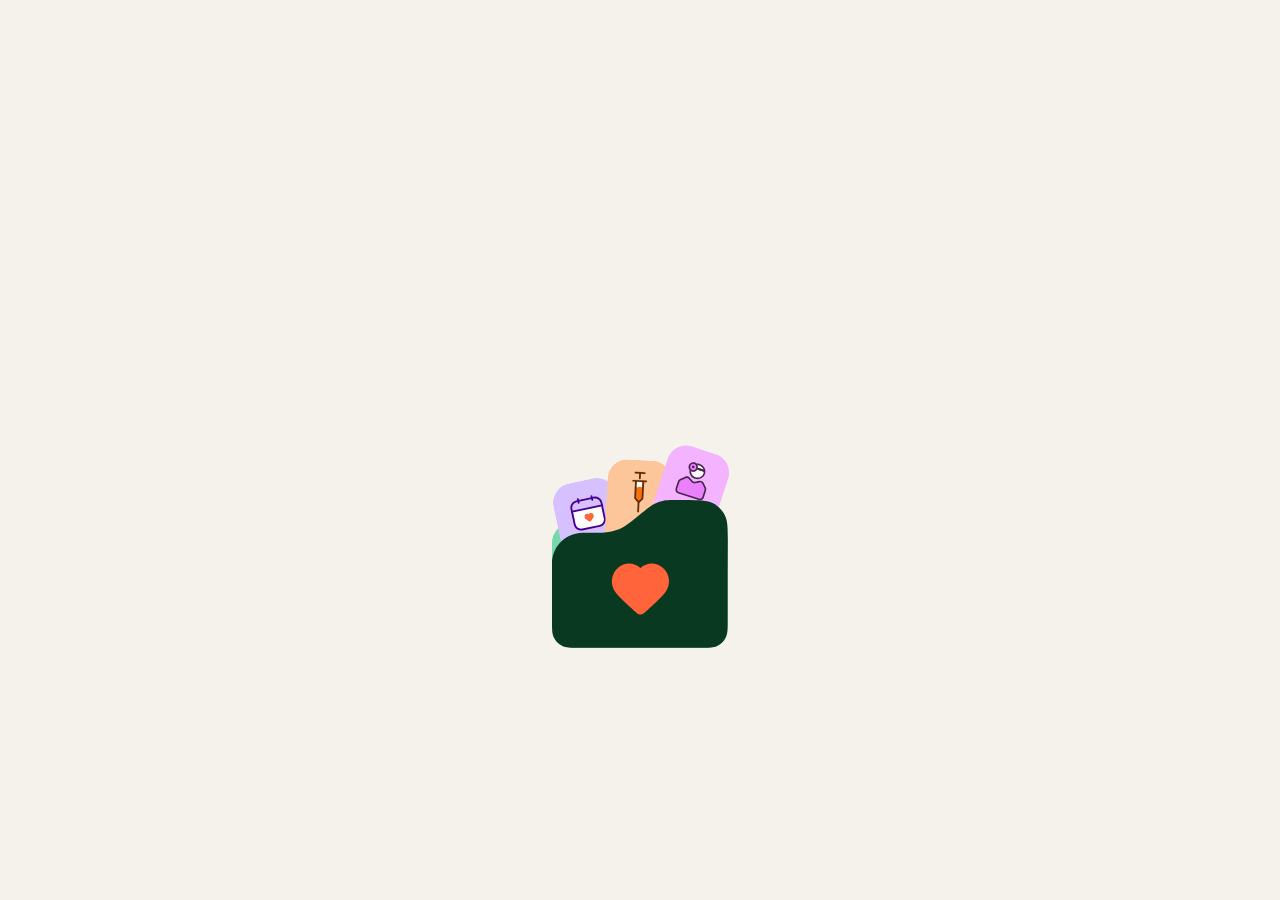
<file: index.html>
<!DOCTYPE html>
<html lang="en">
<head>
<meta charset="UTF-8">
<title>healthpass</title>
<meta name="viewport" content="width=device-width, initial-scale=1.0, maximum-scale=1.0, minimum-scale=1.0, user-scalable=no, viewport-fit=cover">
<link rel="icon" href="svg/logo-healthpass.svg?v=56" type="image/svg+xml">
<link rel="stylesheet" href="css/healthpass-components.css?v=56">
<link rel="stylesheet" href="css/launch-animation.css?v=56">
<link rel="stylesheet" href="css/loading-screen.css?v=56">
<link rel="stylesheet" href="css/proto.css?v=56">
</head>
<body class="hp-pin-page" id="hp-body">

  <!-- ============================ SPLASH / LOADING SCREEN ============================ -->
  <!-- Recovered from an abandoned branch in the real HealthPass app (icons flying
       into a folder, then peeking out the top) — played as its own screen, then
       hands off to the PIN screen below. -->
  <div id="hp-splash-screen" style="position:fixed;inset:0;z-index:300;">
    <div id="hp-splash" class="hp-splash">
      <div id="hp-splash-inner" class="hp-splash-inner">
        <svg class="hp-splash-folder-bg" width="176" height="148" viewBox="0 0 176 148" fill="none" xmlns="http://www.w3.org/2000/svg">
          <path d="M0 43C0 31.9543 8.9543 23 20 23H156C167.046 23 176 31.9543 176 43V128C176 139.046 167.046 148 156 148H20C8.95431 148 0 139.046 0 128V43Z" fill="#77D9AB"/>
        </svg>

        <img src="svg/launch-peek-3.svg" class="hp-splash-peek hp-splash-peek-1" alt="">
        <img src="svg/launch-peek-2.svg" class="hp-splash-peek hp-splash-peek-2" alt="">
        <img src="svg/launch-peek-1.svg" class="hp-splash-peek hp-splash-peek-3" alt="">

        <img src="svg/launch-allergies.svg"   class="hp-cloud-icon hp-ci-1" alt="">
        <img src="svg/launch-medications.svg" class="hp-cloud-icon hp-ci-2" alt="">
        <img src="svg/launch-visits.svg"      class="hp-cloud-icon hp-ci-3" alt="">
        <img src="svg/launch-conditions.svg"  class="hp-cloud-icon hp-ci-4" alt="">
        <img src="svg/launch-vaccination.svg" class="hp-cloud-icon hp-ci-5" alt="">
        <img src="svg/launch-testresults.svg" class="hp-cloud-icon hp-ci-6" alt="">
        <img src="svg/launch-procedures.svg"  class="hp-cloud-icon hp-ci-7" alt="">
        <img src="svg/launch-vitals.svg"      class="hp-cloud-icon hp-ci-8" alt="">
        <img src="svg/launch-about.svg"       class="hp-cloud-icon hp-ci-9" alt="">

        <svg class="hp-splash-folder-fg" width="176" height="148" viewBox="0 0 176 148" fill="none" xmlns="http://www.w3.org/2000/svg">
          <path d="M29.2326 147.838H146.376C156.608 147.838 161.724 147.838 165.632 145.847C169.07 144.095 171.865 141.3 173.617 137.863C175.608 133.954 175.608 128.838 175.608 118.606V73.2931L175.765 44.2409C175.847 28.9301 175.888 21.2748 172.945 15.4009C170.355 10.2337 166.201 6.01593 161.073 3.34879C155.244 0.316835 147.589 0.242524 132.279 0.0939004L126.443 0.0372487C118.855 -0.0364129 115.061 -0.0732437 111.434 0.656491C108.217 1.30384 105.105 2.39545 102.188 3.89996C98.9006 5.59595 95.9611 7.99499 90.082 12.7931L86.7475 15.5145L86.7474 15.5146C78.8936 21.9243 74.9667 25.1292 70.5779 27.4093C66.6844 29.4321 62.5319 30.9115 58.2365 31.8062C53.3947 32.8147 48.3259 32.8147 38.1885 32.8147H31.0151C30.8814 32.8147 30.8146 32.8147 30.7581 32.8149C13.7968 32.877 0.0624542 46.6114 0.000320435 63.5726C0.000167847 63.6121 0.00012207 63.6566 0.000106812 63.7253V63.8297V118.606C0.000106812 128.838 0.000106812 133.954 1.99144 137.863C3.74307 141.3 6.53807 144.095 9.97585 145.847C13.8841 147.838 19.0002 147.838 29.2326 147.838Z" fill="#0A3922"/>
          <path fill-rule="evenodd" clip-rule="evenodd" d="M88.4214 67.9409C82.3376 62.6344 73.3404 61.5485 66.3534 67.5069C58.7957 73.9519 57.6977 84.8064 63.6741 92.482C65.7413 95.1369 69.5877 98.9922 73.4432 102.662C77.3419 106.373 81.3944 110.029 83.9739 112.326L84.0311 112.377C84.4538 112.754 84.8765 113.13 85.2662 113.425C85.7043 113.757 86.2422 114.098 86.9283 114.303C87.8959 114.593 88.949 114.593 89.9165 114.303C90.6026 114.098 91.1405 113.757 91.5786 113.425C91.9684 113.13 92.391 112.754 92.8137 112.377L92.8709 112.326C95.4504 110.029 99.503 106.373 103.402 102.662C107.257 98.9922 111.104 95.1369 113.171 92.482C119.124 84.8359 118.196 73.8977 110.464 67.4841C103.4 61.6235 94.4983 62.6324 88.4214 67.9409Z" fill="#FF643B"/>
        </svg>
      </div>
    </div>
  </div>

  <!-- ============================ PIN SCREEN ============================ -->
  <div id="hp-pin-screen" style="opacity:0;pointer-events:none;height:100vh;">
    <div class="hp-pin-content" id="hp-pin-content" style="height:100%;padding:40px 24px 0;justify-content:center;">
      <div class="hp-pin-container" style="flex:0 0 auto;">
        <div style="display:flex;flex-direction:column;align-items:center;gap:24px;">
          <p id="hp-pin-heading" style="font-size:18px;font-weight:500;color:var(--app-text);letter-spacing:-0.02em;text-align:center;">Unlock HealthPass with PIN</p>
          <div class="hp-pin-dots">
            <div class="hp-pin-dot"></div>
            <div class="hp-pin-dot"></div>
            <div class="hp-pin-dot"></div>
            <div class="hp-pin-dot"></div>
          </div>
        </div>

        <div style="height:72px;"></div>

        <div class="hp-keypad">
          <button type="button" class="hp-key" data-digit="1">1</button>
          <button type="button" class="hp-key" data-digit="2">2</button>
          <button type="button" class="hp-key" data-digit="3">3</button>
          <button type="button" class="hp-key" data-digit="4">4</button>
          <button type="button" class="hp-key" data-digit="5">5</button>
          <button type="button" class="hp-key" data-digit="6">6</button>
          <button type="button" class="hp-key" data-digit="7">7</button>
          <button type="button" class="hp-key" data-digit="8">8</button>
          <button type="button" class="hp-key" data-digit="9">9</button>
          <div class="hp-key hp-key--empty"></div>
          <button type="button" class="hp-key" data-digit="0">0</button>
          <button type="button" class="hp-key hp-key--back" data-action="backspace">
            <svg width="24" height="24" viewBox="0 0 24 24" fill="none" xmlns="http://www.w3.org/2000/svg"><path fill-rule="evenodd" clip-rule="evenodd" d="M9.49942 3.00007C9.53267 3.00011 9.56619 3.00015 9.6 3.00015L17.2413 3.00014C18.0463 3.00013 18.7106 3.00012 19.2518 3.04434C19.8139 3.09026 20.3306 3.18883 20.816 3.43612C21.5686 3.81961 22.1805 4.43153 22.564 5.18418C22.8113 5.66952 22.9099 6.18622 22.9558 6.74832C23 7.28951 23 7.95386 23 8.75882V15.2415C23 16.0464 23 16.7108 22.9558 17.252C22.9099 17.8141 22.8113 18.3308 22.564 18.8161C22.1805 19.5688 21.5686 20.1807 20.816 20.5642C20.3306 20.8115 19.8139 20.91 19.2518 20.956C18.7106 21.0002 18.0463 21.0002 17.2413 21.0001H9.6C9.5662 21.0001 9.53267 21.0002 9.49942 21.0002C9.01262 21.0008 8.5838 21.0012 8.17616 20.8848C7.81847 20.7827 7.48291 20.6149 7.18657 20.39C6.84886 20.1338 6.59194 19.7904 6.30029 19.4007L1.92 13.5601C1.66653 13.2251 1.41782 12.8965 1.31589 12.5093C1.22804 12.1755 1.22804 11.8247 1.31589 11.491C1.41782 11.1038 1.66653 10.7752 1.8649 10.5132L6.24 4.68015C6.59194 4.20987 6.84886 3.86653 7.18657 3.61027C7.48291 3.38542 7.81847 3.21763 8.17616 3.11548C8.5838 2.99906 9.01262 2.99954 9.49942 3.00007ZM10.2929 8.29304C10.6834 7.90251 11.3166 7.90251 11.7071 8.29304L14 10.5859L16.2929 8.29304C16.6834 7.90251 17.3166 7.90251 17.7071 8.29304C18.0976 8.68356 18.0976 9.31673 17.7071 9.70725L15.4142 12.0001L17.7071 14.293C18.0976 14.6836 18.0976 15.3167 17.7071 15.7073C17.3166 16.0978 16.6834 16.0978 16.2929 15.7073L14 13.4144L11.7071 15.7073C11.3166 16.0978 10.6834 16.0978 10.2929 15.7073C9.90237 15.3167 9.90237 14.6836 10.2929 14.293L12.5858 12.0001L10.2929 9.70725C9.90237 9.31673 9.90237 8.68356 10.2929 8.29304Z" fill="currentColor"/></svg>
          </button>
        </div>

        <div style="height:72px;"></div>

        <p class="text regular" style="color:var(--gray-dark);text-align:center;padding-bottom:calc(40px + env(safe-area-inset-bottom, 0px));">Find your PIN in our WhatsApp conversation</p>
      </div>
    </div>
  </div>

  <!-- ============================ LOADING SCREEN ============================ -->
  <!-- Shown after a correct PIN, before the app appears — see css/loading-screen.css. -->
  <div id="hp-loading-screen" class="hp-loading-screen">
    <div class="hp-loading-icon">
      <img class="hp-loading-icon-base" src="svg/hp-loading-icon-base.svg?v=56" alt="">
      <!-- iOS-style spinner: bars stay fixed in place, only opacity chases around —
           inlined (not an <img src>) so CSS can animate each bar independently. -->
      <svg class="hp-loading-spinner" viewBox="0 0 200 200" fill="none" xmlns="http://www.w3.org/2000/svg">
        <rect class="hp-spinner-bar" style="animation-delay:-917ms" x="92.5" y="12.5" width="15" height="45" rx="7.5" fill="var(--green-light)"/>
        <rect class="hp-spinner-bar" style="animation-delay:-833ms" x="137.255" y="20.4728" width="15" height="45" rx="7.5" transform="rotate(30 137.255 20.4728)" fill="var(--green-light)"/>
        <rect class="hp-spinner-bar" style="animation-delay:-750ms" x="172.027" y="49.7548" width="15" height="45" rx="7.5" transform="rotate(60 172.027 49.7548)" fill="var(--green-light)"/>
        <rect class="hp-spinner-bar" style="animation-delay:-667ms" x="187.5" y="92.5" width="15" height="45" rx="7.5" transform="rotate(90 187.5 92.5)" fill="var(--green-light)"/>
        <rect class="hp-spinner-bar" style="animation-delay:-583ms" x="179.527" y="137.255" width="15" height="45" rx="7.5" transform="rotate(120 179.527 137.255)" fill="var(--green-light)"/>
        <rect class="hp-spinner-bar" style="animation-delay:-500ms" x="150.245" y="172.027" width="15" height="45" rx="7.5" transform="rotate(150 150.245 172.027)" fill="var(--green-light)"/>
        <rect class="hp-spinner-bar" style="animation-delay:-417ms" x="107.5" y="187.5" width="15" height="45" rx="7.5" transform="rotate(180 107.5 187.5)" fill="var(--green-light)"/>
        <rect class="hp-spinner-bar" style="animation-delay:-333ms" x="62.7451" y="179.527" width="15" height="45" rx="7.5" transform="rotate(-150 62.7451 179.527)" fill="var(--green-light)"/>
        <rect class="hp-spinner-bar" style="animation-delay:-250ms" x="27.9727" y="150.245" width="15" height="45" rx="7.5" transform="rotate(-120 27.9727 150.245)" fill="var(--green-light)"/>
        <rect class="hp-spinner-bar" style="animation-delay:-167ms" x="12.5" y="107.5" width="15" height="45" rx="7.5" transform="rotate(-90 12.5 107.5)" fill="var(--green-light)"/>
        <rect class="hp-spinner-bar" style="animation-delay:-83ms" x="20.4727" y="62.7452" width="15" height="45" rx="7.5" transform="rotate(-60 20.4727 62.7452)" fill="var(--green-light)"/>
        <rect class="hp-spinner-bar" style="animation-delay:0ms" x="49.7549" y="27.9728" width="15" height="45" rx="7.5" transform="rotate(-30 49.7549 27.9728)" fill="var(--green-light)"/>
      </svg>
    </div>
    <div class="hp-loading-text"><span class="hp-loading-text-word">Loading</span><span class="hp-loading-text-dots"><span>.</span><span>.</span><span>.</span></span></div>
  </div>

  <!-- ============================ APP SHELL ============================ -->
  <div id="hp-app-shell" style="display:none;">
    <div id="hp-spinner" style="display:none;position:fixed;inset:0;z-index:9999;align-items:center;justify-content:center;pointer-events:none;">
      <div style="width:24px;height:24px;border-radius:50%;border:2.5px solid rgba(29,59,42,0.15);border-top-color:#1D3B2A;animation:hp-spin 0.65s linear infinite;"></div>
    </div>
    <div id="hp-app"></div>

    <!-- QR share sheet — lives outside #hp-app so it survives page navigation
         (its content is filled in dynamically per-page by openQrModal()). -->
    <div id="qr-backdrop" onclick="closeQrModal()" style="display:none;position:fixed;inset:0;background:rgba(0,0,0,0.4);backdrop-filter:blur(4px);z-index:149;opacity:0;"></div>
    <div id="qr-modal" style="display:none;position:fixed;left:0;right:0;bottom:0;max-width:412px;margin:0 auto;background:var(--app-base);border-radius:24px 24px 0 0;z-index:150;padding:32px;box-sizing:border-box;max-height:75vh;overflow-y:auto;transform:translateY(100%);transition:transform 0.3s ease;">
      <div style="display:flex;align-items:center;justify-content:space-between;margin-bottom:24px;">
        <div class="header" id="qr-modal-title" style="color:var(--app-text);"></div>
        <button onclick="closeQrModal()" style="width:40px;height:40px;border-radius:999px;background:var(--app-surface);border:none;cursor:pointer;padding:4px;box-sizing:border-box;display:flex;align-items:center;justify-content:center;flex-shrink:0;">
          <svg width="24" height="24" viewBox="0 0 24 24" fill="none" xmlns="http://www.w3.org/2000/svg">
            <path fill-rule="evenodd" clip-rule="evenodd" d="M5.29289 5.29289C5.68342 4.90237 6.31658 4.90237 6.70711 5.29289L12 10.5858L17.2929 5.29289C17.6834 4.90237 18.3166 4.90237 18.7071 5.29289C19.0976 5.68342 19.0976 6.31658 18.7071 6.70711L13.4142 12L18.7071 17.2929C19.0976 17.6834 19.0976 18.3166 18.7071 18.7071C18.3166 19.0976 17.6834 19.0976 17.2929 18.7071L12 13.4142L6.70711 18.7071C6.31658 19.0976 5.68342 19.0976 5.29289 18.7071C4.90237 18.3166 4.90237 17.6834 5.29289 17.2929L10.5858 12L5.29289 6.70711C4.90237 6.31658 4.90237 5.68342 5.29289 5.29289Z" fill="var(--app-text)"/>
          </svg>
        </button>
      </div>
      <div style="background:var(--app-surface);border-radius:24px;padding:16px;text-align:center;">
        <div id="qrcode-modal" style="display:flex;align-items:center;justify-content:center;min-height:316px;"></div>
      </div>
      <div style="margin-top:24px;text-align:center;">
        <div class="text regular" style="color:var(--gray-dark);margin-bottom:8px;">PIN code</div>
        <div id="qr-modal-pin" style="display:inline-flex;gap:8px;"></div>
        <div class="text regular" style="color:var(--gray-dark);margin-top:12px;font-size:13px;">Share this PIN with the person scanning the QR code</div>
      </div>
    </div>
  </div>

  <!-- qr-code-styling is NOT loaded here — app.js lazy-loads it on first
       actual QR-modal open (see loadQrLib()) so the ~14.5KB gzipped library
       isn't downloaded by visits that never open a share sheet. -->
  <script src="js/data.js?v=56"></script>
  <script src="js/pin.js?v=56"></script>
  <script src="js/app.js?v=56"></script>
  <script src="js/launch-animation.js?v=56"></script>
  <script>
    /* animate=true (passed after a successful PIN check) cross-fades the PIN
       screen into the "Loading..." screen, holds there briefly to sell the
       idea of real data loading, then cross-fades into the freshly-booted
       app shell. animate is omitted/false for the "already unlocked this
       session" load path below, which should show the app instantly with no
       PIN/loading screen ever having been visible to fade from. */
    function hpCrossFade(from, to, toDisplay, onDone) {
      to.style.display = toDisplay;
      to.style.opacity = '0';
      to.style.transition = 'none';
      void to.offsetWidth; // force reflow so the opacity transition below actually animates

      from.style.transition = 'opacity 0.35s ease';
      to.style.transition = 'opacity 0.35s ease';
      from.style.opacity = '0';
      to.style.opacity = '1';

      setTimeout(function () {
        from.style.display = 'none';
        from.style.pointerEvents = 'none';
        if (onDone) onDone();
      }, 350);
    }

    window.hpUnlock = function (animate) {
      sessionStorage.setItem('hp_unlocked', '1');
      document.getElementById('hp-splash-screen').style.display = 'none';
      var body = document.getElementById('hp-body');
      var pinScreen = document.getElementById('hp-pin-screen');
      var loadingScreen = document.getElementById('hp-loading-screen');
      var appShell = document.getElementById('hp-app-shell');

      if (!animate) {
        window.hpBootApp();
        body.classList.remove('hp-pin-page');
        pinScreen.style.display = 'none';
        appShell.style.display = 'block';
        return;
      }

      hpCrossFade(pinScreen, loadingScreen, 'flex', function () {
        setTimeout(function () {
          window.hpBootApp();
          hpCrossFade(loadingScreen, appShell, 'block', function () {
            body.classList.remove('hp-pin-page');
          });
        }, 3000); // simulated load hold — long enough to read as real work, short enough not to drag
      });
    };

    function showSplashThenPin() {
      var splashScreen = document.getElementById('hp-splash-screen');
      var pinScreen = document.getElementById('hp-pin-screen');

      splashScreen.style.display = 'block';
      splashScreen.style.opacity = '1';
      splashScreen.style.transition = 'none';
      pinScreen.style.display = 'block';
      pinScreen.style.opacity = '0';
      pinScreen.style.pointerEvents = 'none';

      playLaunchAnimation(function () {
        splashScreen.style.transition = 'opacity 0.4s ease';
        splashScreen.style.opacity = '0';
        setTimeout(function () {
          splashScreen.style.display = 'none';
          pinScreen.style.transition = 'opacity 0.4s ease';
          pinScreen.style.pointerEvents = 'auto';
          pinScreen.style.opacity = '1';
          document.getElementById('hp-pin-content').classList.add('is-visible');
          initPinKeypad();
        }, 400);
      });
    }

    window.showPinScreen = function () {
      document.getElementById('hp-body').classList.add('hp-pin-page');
      document.getElementById('hp-app-shell').style.display = 'none';
      location.hash = '';
      showSplashThenPin();
    };

    function showPinScreenOnly() {
      var pinScreen = document.getElementById('hp-pin-screen');
      document.getElementById('hp-splash-screen').style.display = 'none';
      pinScreen.style.display = 'block';
      pinScreen.style.opacity = '1';
      pinScreen.style.pointerEvents = 'auto';
      document.getElementById('hp-pin-content').classList.add('is-visible');
      initPinKeypad();
    }

    // A link opened straight into a live demo (e.g. a QR code someone scans)
    // should land on the PIN screen immediately — skip the splash the one
    // time it'd just be friction, via ?skip=1.
    var skipSplashOnLoad = new URLSearchParams(location.search).has('skip');

    // Same skip, but decided automatically: honor the browser's Data Saver
    // setting and skip on genuinely slow connections, so the ~35KB of splash
    // SVGs and the animation itself aren't forced on someone who's paying by
    // the KB or on a real 2G link. Network Information API is Chrome/Android
    // only (no Safari support) — absent there, this silently no-ops and the
    // splash plays normally, same as before.
    function prefersReducedData() {
      var conn = navigator.connection || navigator.mozConnection || navigator.webkitConnection;
      if (!conn) return false;
      if (conn.saveData) return true;
      if (conn.effectiveType === 'slow-2g' || conn.effectiveType === '2g') return true;
      return false;
    }

    if (sessionStorage.getItem('hp_unlocked') === '1') {
      window.hpUnlock();
    } else if (skipSplashOnLoad || prefersReducedData()) {
      showPinScreenOnly();
    } else {
      showSplashThenPin();
    }
  </script>
</body>
</html>
</file>
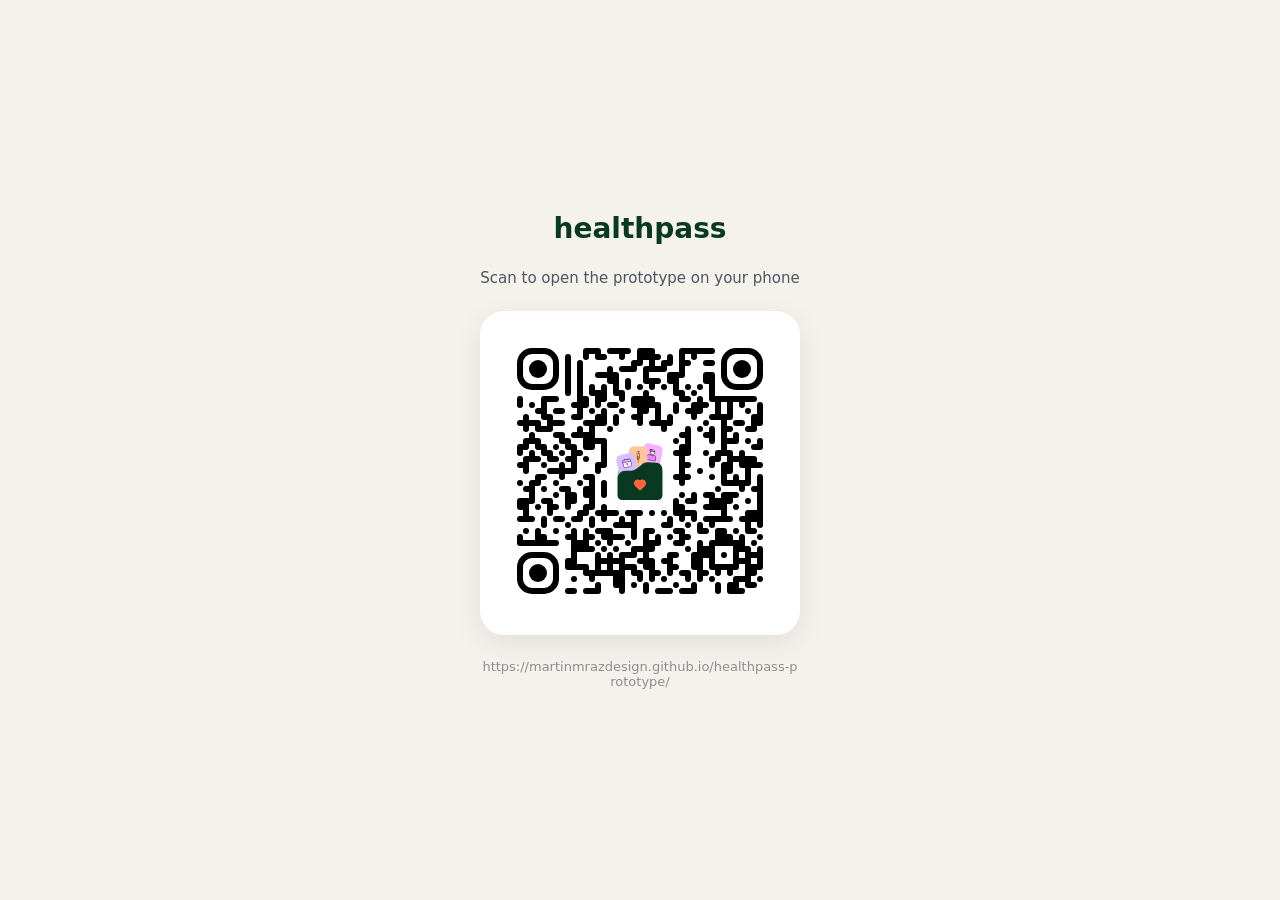
<file: qr.html>
<!DOCTYPE html>
<html lang="en">
<head>
<meta charset="UTF-8">
<meta name="viewport" content="width=device-width, initial-scale=1.0">
<title>HealthPass — Scan to open</title>
<style>
  html, body {
    margin: 0; padding: 0; min-height: 100vh;
    background: #f5f2eb;
    font-family: 'SF Pro Display', ui-sans-serif, system-ui, -apple-system, BlinkMacSystemFont, 'Segoe UI', Roboto, 'Helvetica Neue', Arial, sans-serif;
    display: flex; flex-direction: column; align-items: center; justify-content: center;
    gap: 24px;
    text-align: center;
  }
  h1 { font-size: 28px; margin: 0; color: #0a3922; }
  p { margin: 0; color: #4b5563; font-size: 15px; }
  #qrcode { background: #fff; padding: 20px; border-radius: 24px; box-shadow: 0 8px 30px rgba(0,0,0,0.08); }
  .url { font-size: 13px; color: #8a8f93; word-break: break-all; max-width: 320px; }
</style>
</head>
<body>
  <h1>healthpass</h1>
  <p>Scan to open the prototype on your phone</p>
  <div id="qrcode"></div>
  <div class="url">https://martinmrazdesign.github.io/healthpass-prototype/</div>

  <script src="js/qr-code-styling-1.6.0-rc.1.js?v=56"></script>
  <script>
    new QRCodeStyling({
      width: 280, height: 280, type: 'svg',
      data: 'https://martinmrazdesign.github.io/healthpass-prototype/?skip=1',
      dotsOptions: { color: '#000000', type: 'rounded' },
      cornersSquareOptions: { color: '#000000', type: 'extra-rounded' },
      cornersDotOptions: { color: '#000000', type: 'dot' },
      backgroundOptions: { color: '#ffffff' },
      image: 'svg/logo-healthpass.svg?v=56',
      imageOptions: { crossOrigin: 'anonymous', margin: 8, imageSize: 0.4, hideBackgroundDots: true },
    }).append(document.getElementById('qrcode'));
  </script>
</body>
</html>
</file>
<file: css/healthpass-components.css>
/* =============================================================================
   HealthPass Component Styles
   Loaded by all HealthPass pages via shared/head_styles.liquid
   ============================================================================= */


/* --- Design tokens --------------------------------------------------------- */

:root {
    --white: #ffffff; --black: #000000;
    --app-base: #f5f2eb; --app-surface: var(--white); --app-text: var(--black); --app-accent: var(--green-light);
    --yellow-lightest: #f7f2d8; --yellow-light: #e7d88a; --yellow-base: #d8c833; --yellow-dark: #817224; --yellow-darkest: #403911;
    --green-lightest:  #d2f2e3; --green-light:  #77d9ab; --green-base:  #1dbf73; --green-dark:  #137345; --green-darkest:  #0a3922;
    --red-lightest:    #ffe1d8; --red-light:    #fea689; --red-base:    #ff643b; --red-dark:    #984023; --red-darkest:    #4c2011;
    --lavender-lightest: #eee2ff; --lavender-light: #d7c0ff; --lavender-base: #c09dff; --lavender-dark: #834fca; --lavender-darkest: #460095;
    --blue-lightest:   #ccf0f8; --blue-light:   #66d2ea; --blue-base:   #00b4dc; --blue-dark:   #006c85; --blue-darkest:   #003642;
    --pink-lightest:   #fce6ff; --pink-light:   #f3b3fe; --pink-base:   #eb80fd; --pink-dark:   #8e4d97; --pink-darkest:   #47264c;
    --gray-lightest:   #f6f6f7; --gray-light:   #d9dadb; --gray-base:   #b1b4b5; --gray-dark:   #5a5f62; --gray-darkest:   #383c3e;
    --orange-lightest: #fdeadc; --orange-light: #fcc59a; --orange-base: #f8720c; --orange-darkest: #632d03;
    --medications-base: var(--yellow-lightest); --medications-surface: var(--yellow-light); --medications-accent: var(--yellow-darkest);
    --test-results-base: var(--blue-lightest);  --test-results-surface: var(--blue-light);  --test-results-accent: var(--blue-darkest);
    --vitals-base:    var(--red-lightest);      --vitals-surface:    var(--red-light);      --vitals-accent:    var(--red-darkest);
    --conditions-base: var(--gray-lightest);    --conditions-surface: var(--gray-light);    --conditions-accent: var(--gray-darkest);
    --visits-base:    var(--lavender-lightest); --visits-surface:    var(--lavender-light); --visits-accent:    var(--lavender-darkest);
    --allergies-base:  var(--green-lightest);   --allergies-surface:  var(--green-light);   --allergies-accent:  var(--green-darkest);
    --vaccinations-base: var(--orange-lightest); --vaccinations-surface: var(--orange-light); --vaccinations-accent: var(--orange-darkest);
    --procedures-base: var(--pink-lightest);    --procedures-surface: var(--pink-light);    --procedures-accent: var(--pink-darkest);
    --about-base:    var(--green-light);        --about-surface:    var(--green-lightest);   --about-accent:    var(--green-dark);
}


/* --- Typography ------------------------------------------------------------ */

.display  { font-size: 40px; font-weight: 500; line-height: 40px; letter-spacing: -0.02em; }
.header   { font-size: 32px; font-weight: 500; line-height: 32px; letter-spacing: -0.02em; }
.subheader { font-size: 24px; font-weight: 500; line-height: 28px; letter-spacing: -0.02em; }
.title    { font-size: 20px; font-weight: 500; line-height: 24px; letter-spacing: -0.02em; }
.subtitle { font-size: 18px; font-weight: 500; line-height: 20px; letter-spacing: -0.02em; }
.text.bold    { font-size: 16px; font-weight: 500; line-height: 20px; letter-spacing: -0.02em; }
.text.regular { font-size: 16px; font-weight: 400; line-height: 20px; letter-spacing: -0.02em; }
.text.small   { font-size: 14px; font-weight: 500; line-height: 18px; letter-spacing: -0.02em; }


/* --- HTMX ------------------------------------------------------------------ */

.htmx-indicator { display: none; }
.htmx-request .htmx-indicator { display: inline-block; }
.htmx-request.htmx-indicator { opacity: 0.5; }


/* --- Page spinner ---------------------------------------------------------- */

@keyframes hp-spin { to { transform: rotate(360deg); } }


/* --- Section layout -------------------------------------------------------- */

.hp-section-content { position: relative; margin: 0 16px; padding-top: 14px; }
.hp-card-list { display: flex; flex-direction: column; gap: 2px; margin-top: 2px; }


/* --- Count badge ----------------------------------------------------------- */

/* Base pill — inline use (e.g. section headers) */
.hp-badge {
    display: inline-flex;
    align-items: center;
    justify-content: center;
    background: var(--green-light);
    color: var(--green-darkest);
    border-radius: 24px;
    min-width: 24px;
    height: 24px;
    padding: 0 6px;
    font-size: 16px;
    line-height: 1;
}

/* Card corner variant — absolute positioned top-right of a card */
.hp-badge--card {
    position: absolute;
    top: 12px;
    right: 12px;
}


/* --- Health grid ----------------------------------------------------------- */

.hp-health-grid {
    display: grid;
    grid-template-columns: repeat(2, 1fr);
    gap: 2px;
}
.hp-grid-card {
    background: var(--app-surface);
    border-radius: 4px;
    padding: 16px 8px 12px;
    min-height: 112px;
    box-sizing: border-box;
    display: flex;
    flex-direction: column;
    align-items: center;
    justify-content: space-between;
    overflow: hidden;
    position: relative;
}
.hp-grid-card--tl { border-radius: 24px 4px 4px 4px; }
.hp-grid-card--tr { border-radius: 4px 24px 4px 4px; }
.hp-grid-card--bl { border-radius: 4px 4px 4px 24px; }
.hp-grid-card--br { border-radius: 4px 4px 24px 4px; }


/* --- Section header icons -------------------------------------------------- */

.hp-section-icon    img { width: 64px !important; height: 64px !important; }
.hp-section-icon-md img { width: 48px !important; height: 48px !important; }
.hp-section-icon-sm img { width: 32px !important; height: 32px !important; }


/* --- Skeleton shimmer ------------------------------------------------------ */
/*
 * .hp-nsk — navigation skeleton elements (section/detail page transitions)
 * .hp-sk  — PIN page landing skeleton (shown while first page loads)
 * Both use the same shimmer animation.
 */

@keyframes hp-shimmer {
    0%   { background-position: -400px 0; }
    100% { background-position:  400px 0; }
}

.hp-nsk, .hp-sk {
    background: linear-gradient(90deg, rgba(0,0,0,0.06) 25%, rgba(0,0,0,0.11) 50%, rgba(0,0,0,0.06) 75%);
    background-size: 400px 100%;
    animation: hp-shimmer 1.4s ease-in-out infinite;
}

/* Full-screen overlay shown during page transitions */
.hp-nsk-overlay {
    display: none;
    opacity: 0;
    transition: opacity 0.15s ease;
    position: fixed;
    inset: 0;
    z-index: 200;
    background: var(--app-base);
    overflow-y: auto;
}


/* --- PIN page -------------------------------------------------------------- */
/*
 * Scoped to .hp-pin-page on <body> so these styles don't leak to other pages.
 * The fixed body positioning is intentional: prevents iOS from shifting the
 * viewport upward when the keyboard opens on the PIN entry screen.
 */

.hp-pin-page {
    font-family: ui-sans-serif, system-ui, -apple-system, BlinkMacSystemFont, "Segoe UI", Roboto, "Helvetica Neue", Arial, sans-serif;
    background-color: var(--app-base);
    position: fixed;
    width: 100%;
    height: 100%;
    overflow: hidden;
    margin: 0;
    padding: 0;
    box-sizing: border-box;
    touch-action: manipulation;
}

.hp-pin-page *, .hp-pin-page *::before, .hp-pin-page *::after {
    margin: 0;
    padding: 0;
    box-sizing: border-box;
    touch-action: manipulation;
}


/* --- Loading screen -------------------------------------------------------- */

.hp-loading-bar-track {
    width: 160px;
    height: 3px;
    background: rgba(0, 0, 0, 0.1);
    border-radius: 99px;
    overflow: hidden;
}

.hp-loading-bar {
    height: 100%;
    width: 0%;
    background: var(--green-base);
    border-radius: 99px;
    transition: width 0.25s ease;
}

.hp-loading-text {
    color: var(--gray-dark);
    font-size: 14px;
    line-height: 20px;
    text-align: center;
}


/* --- PIN form -------------------------------------------------------------- */

.hp-pin-content {
    position: relative;
    z-index: 2;
    display: flex;
    flex-direction: column;
    align-items: center;
    gap: 24px;
    padding: 0;
    opacity: 0;
    transition: opacity 0.5s ease;
}
.hp-pin-content.is-visible { opacity: 1; }

.hp-app-name {
    font-family: ui-sans-serif, system-ui, -apple-system, BlinkMacSystemFont, "Segoe UI", Roboto, "Helvetica Neue", Arial, sans-serif;
    font-size: 32px;
    font-weight: 500;
    line-height: 36px;
    letter-spacing: -2px;
    color: var(--app-text);
    font-feature-settings: 'liga' off, 'clig' off;
    margin-bottom: 0;
}

.hp-pin-container {
    display: flex;
    flex-direction: column;
    align-items: center;
    flex: 1;
    width: 100%;
}


.hp-pin-dots {
    display: flex;
    gap: 20px;
    justify-content: center;
    align-items: center;
    padding: 4px 0;
}

.hp-pin-dot {
    width: 13px;
    height: 13px;
    border-radius: 50%;
    background: transparent;
    border: 2px solid var(--app-text);
    transition: background 0.12s ease, transform 0.12s ease;
}

.hp-pin-dot--filled {
    background: var(--app-text);
    transform: scale(1.15);
}

/* Verification animation — progressive fill */
.hp-pin-dot--scan-gray  { background: var(--gray-dark); }
.hp-pin-dot--scan-black { background: var(--app-text); transform: scale(1.15); }

/* Error state driven by [data-error] so it's instant — no JS timing gap */
.hp-pin-container[data-error] .hp-pin-dot {
    background: var(--red-darkest) !important;
    border-color: var(--red-darkest) !important;
    transform: scale(1.15);
}
.hp-pin-container[data-error] #hp-pin-heading {
    color: var(--red-darkest) !important;
}

@keyframes hp-dots-shake {
    0%,100% { transform: translateX(0); }
    20%     { transform: translateX(-8px); }
    40%     { transform: translateX(8px); }
    60%     { transform: translateX(-5px); }
    80%     { transform: translateX(5px); }
}
.hp-pin-dots--shake { animation: hp-dots-shake 0.4s ease; }


.hp-pin-inline-error {
    font-size: 13px;
    color: var(--red-base);
    text-align: center;
    margin-top: 4px;
}

.hp-keypad {
    display: grid;
    grid-template-columns: repeat(3, 80px);
    gap: 16px;
}

.hp-key {
    width: 80px;
    height: 80px;
    border-radius: 50%;
    border: none;
    background: var(--app-surface);
    color: var(--app-text);
    font-size: 26px;
    font-weight: 500;
    line-height: 1;
    display: flex;
    align-items: center;
    justify-content: center;
    cursor: pointer;
    -webkit-tap-highlight-color: transparent;
    user-select: none;
    touch-action: manipulation;
    transition: background 0.1s ease;
}

.hp-key:active, .hp-key--pressed { background: var(--gray-light); }

.hp-key--empty {
    background: transparent;
    box-shadow: none;
    pointer-events: none;
}

.hp-key--back { font-size: 18px; color: var(--gray-dark); }


/* --- PIN card (legacy / develop-branch card-based PIN styles) -------------- */

.hp-pin-card {
    background: var(--app-surface);
    border-radius: 24px;
    overflow: hidden;
    width: 256px;
    box-shadow: 0 2px 12px rgba(0, 0, 0, 0.06);
}

.hp-card-header {
    background: var(--green-light);
    height: 81px;
    position: relative;
    overflow: hidden;
    border-radius: 16px 16px 0 0;
}

.hp-unlock-text {
    position: absolute;
    left: 18px;
    top: 15px;
    color: var(--green-darkest);
    font-size: 16px;
    font-weight: 500;
    line-height: 16px;
    white-space: nowrap;
}

.hp-lock-icon {
    position: absolute;
    top: 16px;
    right: 16px;
    width: 40px;
    height: 40px;
}

.hp-card-wave {
    position: absolute;
    bottom: -2px;
    left: 0;
    right: 0;
    height: 38px;
}
.hp-card-wave svg { width: 100%; height: 100%; display: block; }

.hp-pin-inputs {
    display: flex;
    gap: 17px;
    justify-content: center;
    align-items: center;
    padding: 8px 14px 24px;
    margin-top: -1px;
}

.hp-pin-slot {
    position: relative;
    width: 40px;
    height: 40px;
    display: flex;
    align-items: center;
    justify-content: center;
}

.hp-slot-display {
    position: absolute;
    inset: 0;
    display: flex;
    align-items: center;
    justify-content: center;
    pointer-events: none;
    font-size: 32px;
    font-weight: 500;
    color: var(--app-text);
    line-height: 1;
    font-variant-numeric: lining-nums tabular-nums;
}
.hp-slot-display:empty::before {
    content: '●';
    font-size: 14px;
    opacity: 0.35;
}
.hp-pin-slot:focus-within .hp-slot-display:empty::before {
    display: none;
}

.hp-pin-digit {
    position: absolute;
    inset: 0;
    width: 100%;
    height: 100%;
    border: none;
    outline: none;
    background: transparent;
    color: transparent;
    caret-color: var(--visits-accent);
    text-align: center;
    font-size: 32px;
    -webkit-appearance: none;
    z-index: 1;
}

.hp-helper-text {
    color: var(--gray-dark);
    font-size: 16px;
    line-height: 24px;
    text-align: center;
}

.hp-pin-error {
    color: #dc3545;
    font-size: 14px;
    text-align: center;
}

@keyframes hp-pin-shake {
    0%,100% { transform: translateX(0); }
    18%     { transform: translateX(-10px); }
    36%     { transform: translateX(10px); }
    54%     { transform: translateX(-6px); }
    72%     { transform: translateX(6px); }
    88%     { transform: translateX(-3px); }
}
.hp-pin-card--shake { animation: hp-pin-shake 0.45s ease; }

.hp-pin-attempts {
    color: var(--gray-dark);
    font-size: 13px;
    text-align: center;
}
</file>
<file: css/launch-animation.css>
/*
 * launch-animation.css — Splash screen animation for the PIN page.
 *
 * Loaded only by pin_page.liquid. Together with launch-animation.js and the
 * #hp-splash markup in pin_page.liquid, these three pieces form the complete
 * launch animation feature.
 *
 * To disable the animation entirely, remove all three from pin_page.liquid:
 *   1. <link rel="stylesheet" href=".../launch-animation.css">
 *   2. The #hp-splash div
 *   3. <script src=".../launch-animation.js">
 */


/* --- Splash animation ------------------------------------------------------ */

.hp-splash {
    position: relative;
    width: 100%;
    height: 100vh;
    background-color: var(--app-base);
    overflow: visible;
    z-index: 1;
}

/*
 * Fixed positioning = always relative to the VIEWPORT, regardless of scroll,
 * parent offsets, or document structure. top:calc(72% - 100px) sits the
 * folder well below dead-center but shifted up 100px from where it was —
 * every cloud icon's fly-in/collapse offsets (--ex/--ey/--cx/--cy below) are
 * relative to THIS container, so moving it moves the whole animation with
 * it automatically, no per-icon recalculation needed.
 * left: calc(50% - 170px) centers the 340px box horizontally without a transform.
 */
.hp-splash-inner {
    position: fixed;
    top: calc(72% - 100px);
    transform: translateY(-50%);
    left: calc(50% - 170px);
    width: 340px;
    height: 200px;
    z-index: 10;
}

/* Folder background — behind icons so they appear to fly INTO the folder */
.hp-splash-folder-bg {
    position: absolute;
    left: 82px;
    bottom: 0;
    width: 176px;
    height: 148px;
    z-index: 2;
}

/* Folder foreground — in front of icons, completes the "inside folder" illusion */
.hp-splash-folder-fg {
    position: absolute;
    left: 82px;
    bottom: 0;
    width: 176px;
    height: 148px;
    z-index: 4;
}

/* Cloud icons: fly in → shake → collapse into folder */
.hp-cloud-icon {
    position: absolute;
    width: 65px;
    height: 65px;
    z-index: 3;
    opacity: 0;
    /* Decaying 3-swing wobble (variant B) — settled on after comparing
       against the no-wobble variant A. */
    animation: hp-cloud-anim-b 2.0s forwards;
}

/*
 * Positions taken directly from Figma frame 1521:21844 (412×917 phone), then
 * every top shifted down 70px (and --cy reduced by the same 70px so they
 * still land in the same folder spot) — on some real phones the icons'
 * landed position was getting clipped under the notch/status bar.
 * --ex/--ey : enter offset (from off-screen relative to each icon's final pos)
 * --cx/--cy : collapse offset to folder center
 * --rot     : initial rotation, --lr: landing rotation
 */
.hp-ci-1 { top:-247px; left: 30px; --ex:-80px; --ey:-40px; --cx: 108px; --cy: 341px; --rot:-18deg; --lr: -5deg; animation-delay:0.00s; }
.hp-ci-2 { top:-284px; left:213px; --ex: 80px; --ey:-20px; --cx: -75px; --cy: 378px; --rot: 22deg; --lr:  7deg; animation-delay:0.05s; }
.hp-ci-3 { top:-188px; left:239px; --ex:100px; --ey:-50px; --cx:-101px; --cy: 282px; --rot:-12deg; --lr: -4deg; animation-delay:0.10s; }
.hp-ci-4 { top:-124px; left:136px; --ex:-20px; --ey:-60px; --cx:   2px; --cy: 218px; --rot: 15deg; --lr:  6deg; animation-delay:0.15s; }
.hp-ci-5 { top: -94px; left:215px; --ex: 80px; --ey:-40px; --cx: -77px; --cy: 188px; --rot:-20deg; --lr: -6deg; animation-delay:0.20s; }
.hp-ci-6 { top:-147px; left: 41px; --ex:-90px; --ey:-40px; --cx:  97px; --cy: 241px; --rot: 10deg; --lr:  4deg; animation-delay:0.25s; }
.hp-ci-7 { top:-220px; left:138px; --ex:  0px; --ey:-40px; --cx:   0px; --cy: 314px; --rot:-25deg; --lr: -3deg; animation-delay:0.30s; }
.hp-ci-8 { top: -57px; left: 55px; --ex:-70px; --ey:-20px; --cx:  83px; --cy: 151px; --rot: 18deg; --lr:  8deg; animation-delay:0.35s; }
.hp-ci-9 { top: -35px; left:146px; --ex: 30px; --ey: 30px; --cx:  -8px; --cy: 129px; --rot:-14deg; --lr: -7deg; animation-delay:0.40s; }

/* A real decaying wobble (3 swings, shrinking amplitude, easing out each
   time) instead of the original's 12 identical linear snaps — reads as
   settling rather than shaking. */
@keyframes hp-cloud-anim-b {
    0%  { opacity: 0; transform: translate(var(--ex), var(--ey)) scale(0.3) rotate(var(--rot)); animation-timing-function: cubic-bezier(0.34, 1.56, 0.64, 1); }
    15% { opacity: 1; transform: translate(0, 0) scale(1) rotate(var(--lr)); animation-timing-function: ease-out; }
    24% { transform: rotate(calc(var(--lr) - 7deg)); animation-timing-function: ease-out; }
    33% { transform: rotate(calc(var(--lr) + 4deg)); animation-timing-function: ease-out; }
    42% { transform: rotate(calc(var(--lr) - 2deg)); animation-timing-function: ease-out; }
    50% { transform: rotate(var(--lr)); animation-timing-function: cubic-bezier(0.4, 0, 1, 1); }
    69% { opacity: 1; transform: translate(0, 0) rotate(var(--lr)); animation-timing-function: cubic-bezier(0.4, 0, 1, 1); }
    80% { opacity: 1; transform: translate(var(--cx), var(--cy)) rotate(var(--lr)); animation-timing-function: linear; }
    87% { opacity: 0; transform: translate(var(--cx), var(--cy)) rotate(var(--lr)); }
   100% { opacity: 0; transform: translate(var(--cx), var(--cy)) rotate(var(--lr)); }
}

/* Peek icons: emerge from behind folder after all icons collapse */
.hp-splash-peek {
    position: absolute;
    width: 64px;
    height: 90px;
    z-index: 3;
    opacity: 0;
}

.hp-splash-peek-1 { top: 32px; left:  88px; animation: hp-peek-1-anim 0.45s cubic-bezier(0.34, 1.56, 0.64, 1) 2.3s forwards; }
.hp-splash-peek-2 { top: 12px; left: 136px; animation: hp-peek-2-anim 0.45s cubic-bezier(0.34, 1.56, 0.64, 1) 2.4s forwards; }
.hp-splash-peek-3 { top:  0px; left: 188px; animation: hp-peek-3-anim 0.45s cubic-bezier(0.34, 1.56, 0.64, 1) 2.5s forwards; }

@keyframes hp-peek-1-anim {
    0%   { opacity: 0; transform: translateY(80px) rotate(-12deg); }
    20%  { opacity: 1; }
    100% { opacity: 1; transform: translateY(0)    rotate(-12deg); }
}
@keyframes hp-peek-2-anim {
    0%   { opacity: 0; transform: translateY(80px) rotate(3deg); }
    20%  { opacity: 1; }
    100% { opacity: 1; transform: translateY(0)    rotate(3deg); }
}
@keyframes hp-peek-3-anim {
    0%   { opacity: 0; transform: translateY(80px) rotate(18deg); }
    20%  { opacity: 1; }
    100% { opacity: 1; transform: translateY(0)    rotate(18deg); }
}
</file>
<file: css/loading-screen.css>
/*
 * loading-screen.css — "loading your data" screen shown after a correct PIN,
 * before the real app appears. Everything here is cosmetic (this is a static
 * prototype, nothing actually loads) but it sells the moment as real work
 * happening rather than a hard cut from PIN to home.
 *
 * Matches Figma node 171:4508 for the icon+"Loading..." layout; the
 * one-by-one dot fade on the "..." is our own addition on top of that
 * static frame.
 */

.hp-loading-screen {
    position: fixed;
    inset: 0;
    background-color: var(--app-base);
    display: none;
    flex-direction: column;
    align-items: center;
    justify-content: center;
    z-index: 15;
}

.hp-loading-icon {
    position: relative;
    width: 128px;
    height: 149px;
    margin-top: -48px;
}

.hp-loading-icon-base {
    width: 100%;
    height: 100%;
    display: block;
}

/* Spinner overlay: sized/positioned as a percentage of the icon so it lines
   up with where it sits in the Figma "-sinner" reference regardless of the
   icon's final rendered size. iOS-style: the 12 bars never move/rotate —
   only each bar's own opacity animates, staggered by a negative delay so
   they're already mid-cycle at different points on load, which reads as a
   dim "chase" travelling around the ring. */
.hp-loading-spinner {
    position: absolute;
    width: 31.25%;
    aspect-ratio: 1 / 1;
    left: 50%;
    top: 73.7%;
    transform: translate(-50%, -50%);
}

.hp-spinner-bar {
    animation: hp-spinner-fade 1s linear infinite;
}

@keyframes hp-spinner-fade {
    0%   { opacity: 1; }
    100% { opacity: 0.15; }
}

.hp-loading-text {
    margin-top: 80px;
    display: flex;
}

.hp-loading-text-word {
    font-size: 18px;
    font-weight: 500;
    line-height: 20px;
    letter-spacing: -0.02em;
    color: var(--gray-dark);
}

/* All 3 dots are always laid out (fixed width, no reflow/jump as they
   cycle) — only their opacity animates, staggered, so they appear to
   light up one at a time left-to-right, then all fade out together
   right before the loop restarts. */
.hp-loading-text-dots {
    display: inline-flex;
    font-size: 18px;
    font-weight: 500;
    line-height: 20px;
    letter-spacing: -0.02em;
    color: var(--gray-dark);
}

/* Each dot gets its own keyframes (same total duration, no delay) instead
   of one shared keyframe + staggered delay — with a shared delay, dot 1 also
   faded OUT first, then 2, then 3, which reads ambiguously (almost like the
   opposite order) as the eye follows disappearance instead of appearance.
   Here all three hold "on" until the SAME instant (90%) and drop out
   together, so there's only one unambiguous direction to read: 1, 2, 3
   appearing, then a synchronized reset. */
.hp-loading-text-dots span {
    opacity: 0;
    animation-duration: 1.5s;
    animation-timing-function: ease-in-out;
    animation-iteration-count: infinite;
}
.hp-loading-text-dots span:nth-child(1) { animation-name: hp-loading-dot-1; }
.hp-loading-text-dots span:nth-child(2) { animation-name: hp-loading-dot-2; }
.hp-loading-text-dots span:nth-child(3) { animation-name: hp-loading-dot-3; }

@keyframes hp-loading-dot-1 {
    0%, 8%   { opacity: 0; }
    18%, 90% { opacity: 1; }
    100%     { opacity: 0; }
}
@keyframes hp-loading-dot-2 {
    0%, 33%  { opacity: 0; }
    43%, 90% { opacity: 1; }
    100%     { opacity: 0; }
}
@keyframes hp-loading-dot-3 {
    0%, 58%  { opacity: 0; }
    68%, 90% { opacity: 1; }
    100%     { opacity: 0; }
}
</file>
<file: css/proto.css>
/* Prototype-only additions on top of healthpass-components.css (unmodified original). */

/*
 * Figma color verification (file "HealthPass (Copy)", Foundations page) —
 * checked every token healthpass-components.css defines against the Figma
 * variables actually used on the homepage:
 *
 *   green, red, yellow, blue, gray, and purple/lavender all matched exactly,
 *   hex for hex — no change needed.
 *   orange did NOT match (Figma: light #fcc59a / darkest #632d03 / base
 *   #f8720c vs. our old #fbc49a / #622c03 / #f7720c) — corrected above in
 *   healthpass-components.css.
 *   pink (used for "procedures") has no corresponding node in the 3 Figma
 *   screens reviewed so far — left as-is, unverified.
 *
 * Figma's own token names differ from ours only for one family: it calls
 * "purple" what we call "lavender" (identical values). Aliased below so a
 * future change referencing a Figma redline by its Figma name still resolves
 * to the right token without a find-and-replace across the whole app.
 */
:root {
    --purple-lightest: var(--lavender-lightest);
    --purple-light:    var(--lavender-light);
    --purple-base:     var(--lavender-base);
    --purple-dark:     var(--lavender-dark);
    --purple-darkest:  var(--lavender-darkest);
}

/* Kills the gray/blue flash mobile browsers draw on any tap target (links,
   rows, buttons) by default — this app has its own :active states where it
   wants them, so the browser's own highlight is just visual noise. */
* { -webkit-tap-highlight-color: transparent; }
html, body { margin: 0; padding: 0; }
body {
    /* Figma specifies "SF Pro Display" for every text style in this file.
       ui-sans-serif/-apple-system/BlinkMacSystemFont resolve to SF Pro on
       Apple platforms (no separate webfont needed); Segoe UI/Roboto cover
       Windows/Android as a reasonable fallback (matches the real app's stack). */
    font-family: 'SF Pro Display', ui-sans-serif, system-ui, -apple-system, BlinkMacSystemFont, 'Segoe UI', Roboto, 'Helvetica Neue', Arial, sans-serif;
    background: var(--app-base);
}
a { color: inherit; }
/* Without this, iOS Safari renders its own native control chrome (a light
   blue-tinted pill) on <button> and ignores any inline background/border —
   the CSS "sets" it, the browser just doesn't use it. */
button {
    font: inherit;
    -webkit-appearance: none;
    appearance: none;
    -webkit-tap-highlight-color: transparent;
}

/* Cards/rows get no tap indication at all — only icon buttons (back arrow,
   share, QR) do, and those use .hp-tap-color below instead of this generic
   dim, so a plain button keeping this rule is one that opted out of a
   bespoke color (close buttons, chevron dropdown, keypad keys). */
button:active { filter: brightness(0.93); }

/* Icon buttons that want their tap state to match the page's own category
   color instead of a generic dim: set --tap-bg inline (e.g. c.lightest) and
   add this class. Wins over the plain `button:active` rule above on
   specificity (0,2,0) vs (0,1,1), and resets the filter so the two don't
   stack. Works on <a> too since it's not scoped to buttons.
   :active covers mouse; .hp-tap-active is set by a touchstart/touchend
   listener in app.js — :active alone is not reliably triggered by touch on
   non-form elements (like our <a> back button) across mobile browsers.
   !important is required here: iconButton() (e.g. the QR button) sets its
   resting background as an inline style, and inline styles always beat a
   class selector on specificity regardless of :active/.hp-tap-active. */
.hp-tap-color:active, .hp-tap-color.hp-tap-active { background-color: var(--tap-bg, transparent) !important; filter: none; }

#hp-app { min-height: 100vh; max-width: 412px; margin: 0 auto; }

.hp-divider { height: 1px; background: rgba(0,0,0,0.07); margin: 0 20px; }

.hp-row {
    text-decoration: none;
    color: inherit;
    display: flex;
    align-items: center;
    gap: 8px;
    padding: 16px 20px;
}

/* Force a true circle (the shared hp-badge rule uses min-width + horizontal
   padding, which renders as a pill/oval rather than a circle for 1-2 chars). */
.hp-badge {
    width: 24px;
    padding: 0;
}

.hp-badge-outline {
    display: inline-flex;
    align-items: center;
    border-radius: 24px;
    padding: 3px 10px;
    font-size: 13px;
    font-weight: 500;
}

/* Slow drifting gradient behind the visit AI-insight card. Oversized
   (inset: -25%) so panning it via `transform` never exposes an edge, and
   transform is compositor-only — no layout/paint per frame, unlike animating
   background-position directly. */
.hp-ai-card-bg {
    position: absolute;
    inset: -40%;
    background-image:
        radial-gradient(circle at 52% 6%, rgba(255,144,89,0.55), transparent 42%),
        radial-gradient(circle at 12% 92%, rgba(151,120,255,0.45), transparent 48%),
        radial-gradient(circle at 90% 60%, rgba(232,146,255,0.45), transparent 48%);
    animation: hp-ai-gradient-drift 9s ease-in-out infinite;
    will-change: transform;
}
@keyframes hp-ai-gradient-drift {
    0%, 100% { transform: translate(0, 0); }
    25%      { transform: translate(14%, -10%); }
    50%      { transform: translate(-8%, 14%); }
    75%      { transform: translate(-14%, -6%); }
}
@media (prefers-reduced-motion: reduce) {
    .hp-ai-card-bg { animation: none; }
}

.hp-bar-chart {
    display: flex;
    align-items: flex-end;
    gap: 10px;
    height: 90px;
    padding-top: 8px;
}
.hp-bar-col { display: flex; flex-direction: column; align-items: center; gap: 6px; flex: 1; }
.hp-bar { width: 100%; max-width: 28px; border-radius: 6px 6px 2px 2px; background: var(--green-base); }
.hp-bar-label { font-size: 11px; color: var(--gray-dark); }

.hp-proto-fade { animation: hp-proto-fade 0.18s ease; }
@keyframes hp-proto-fade { from { opacity: 0; transform: translateY(4px); } to { opacity: 1; transform: none; } }
</file>
